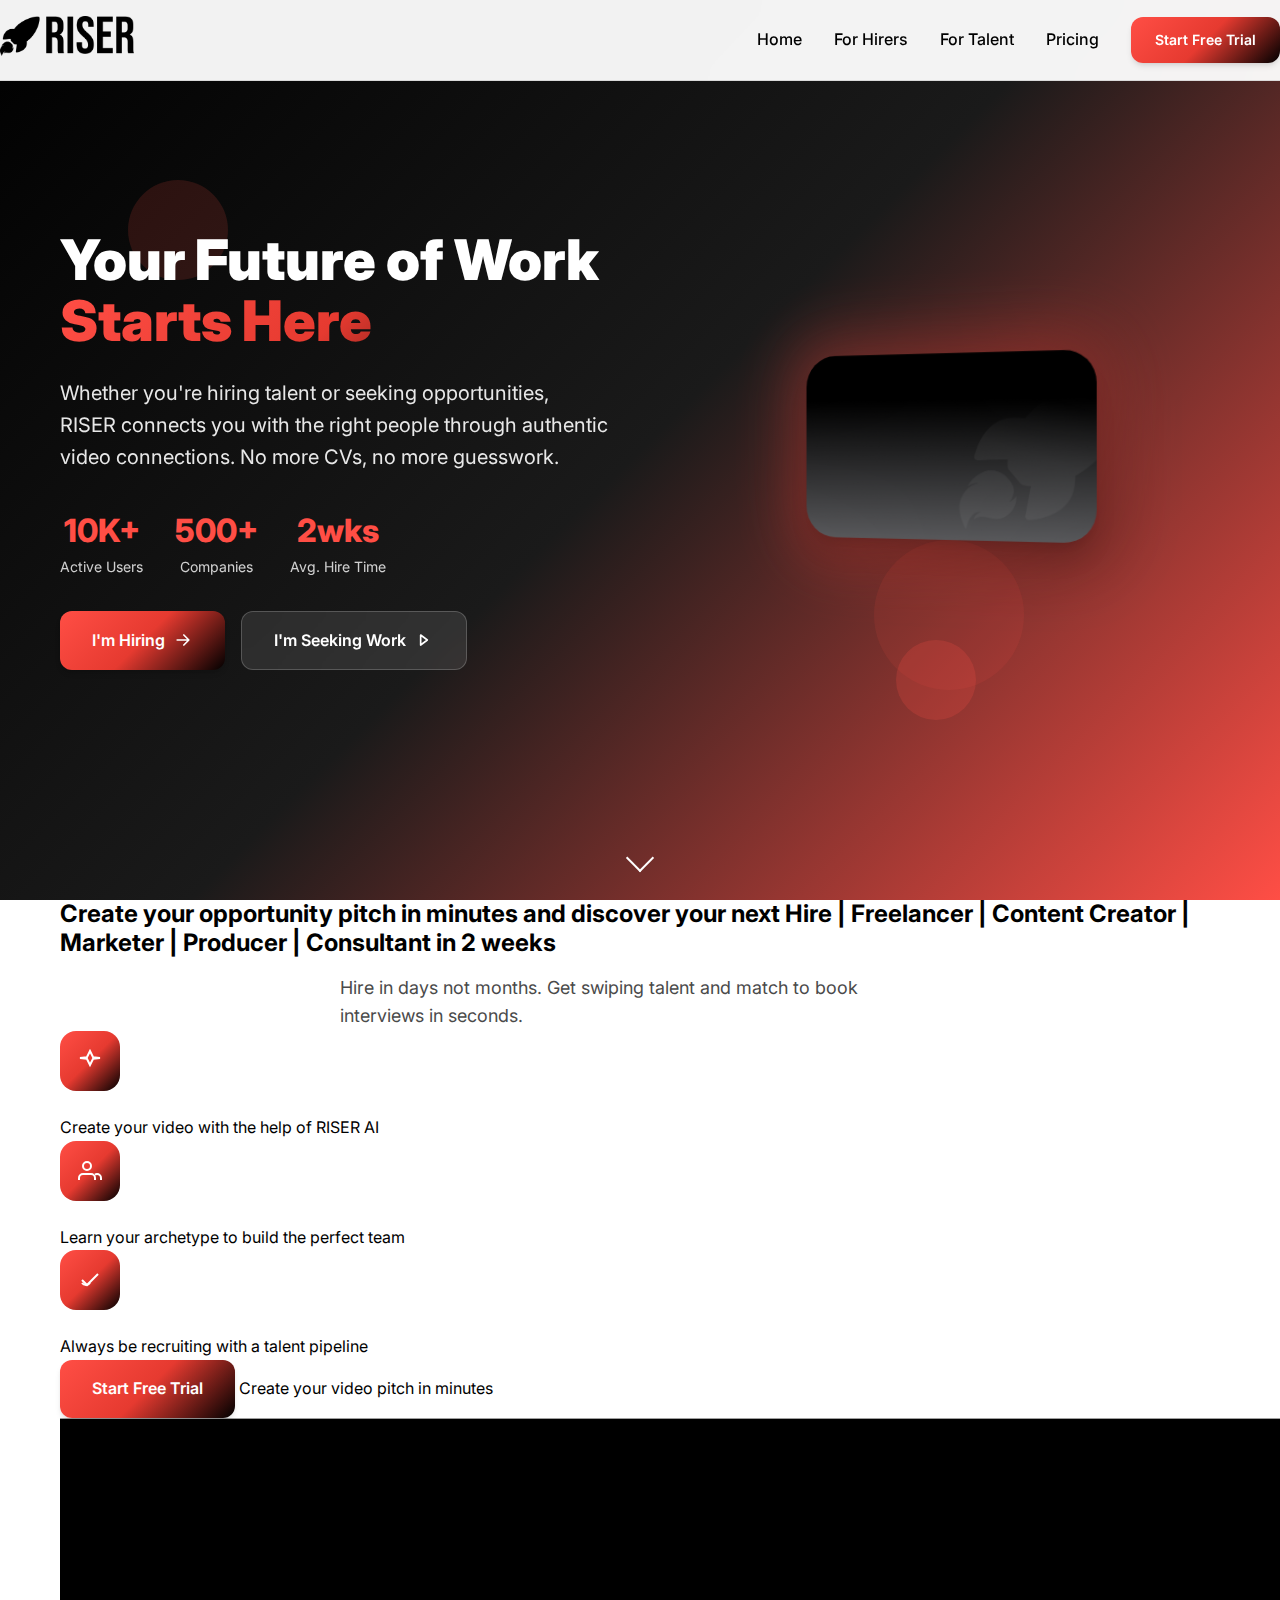
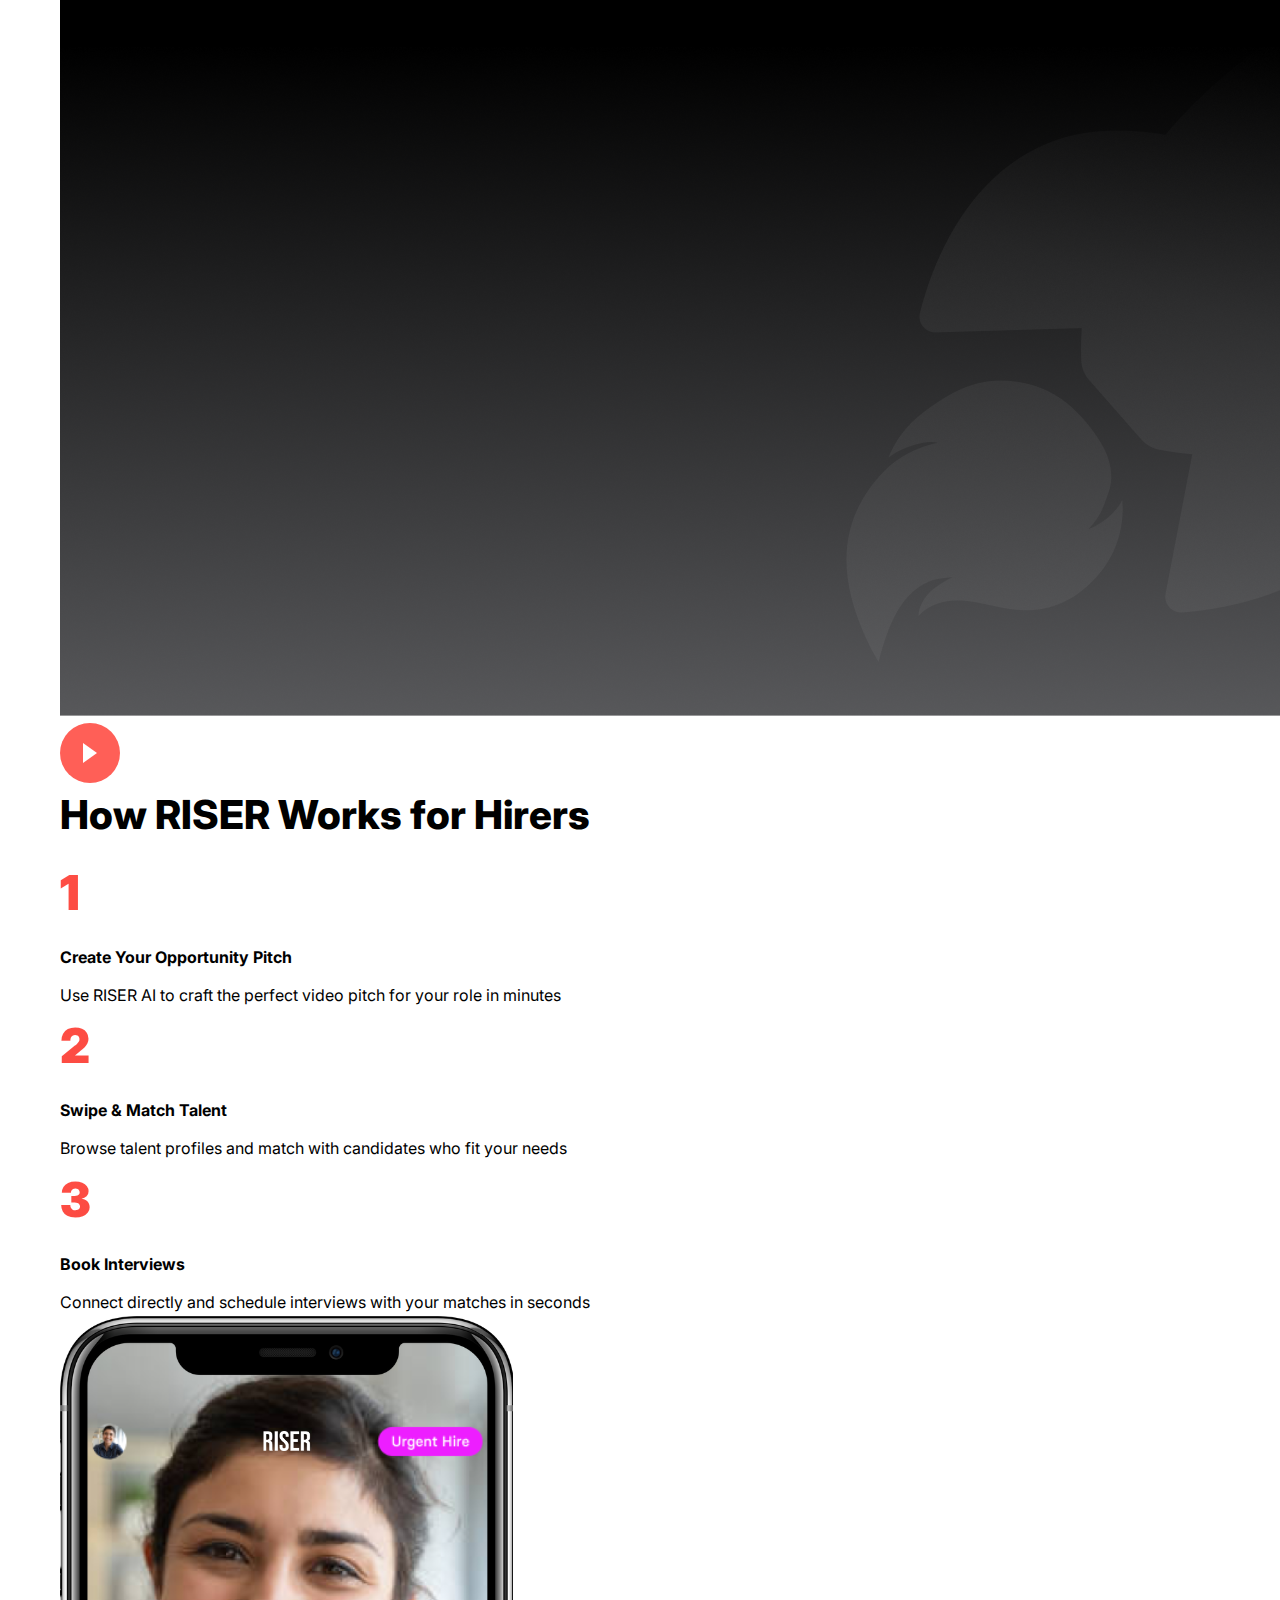
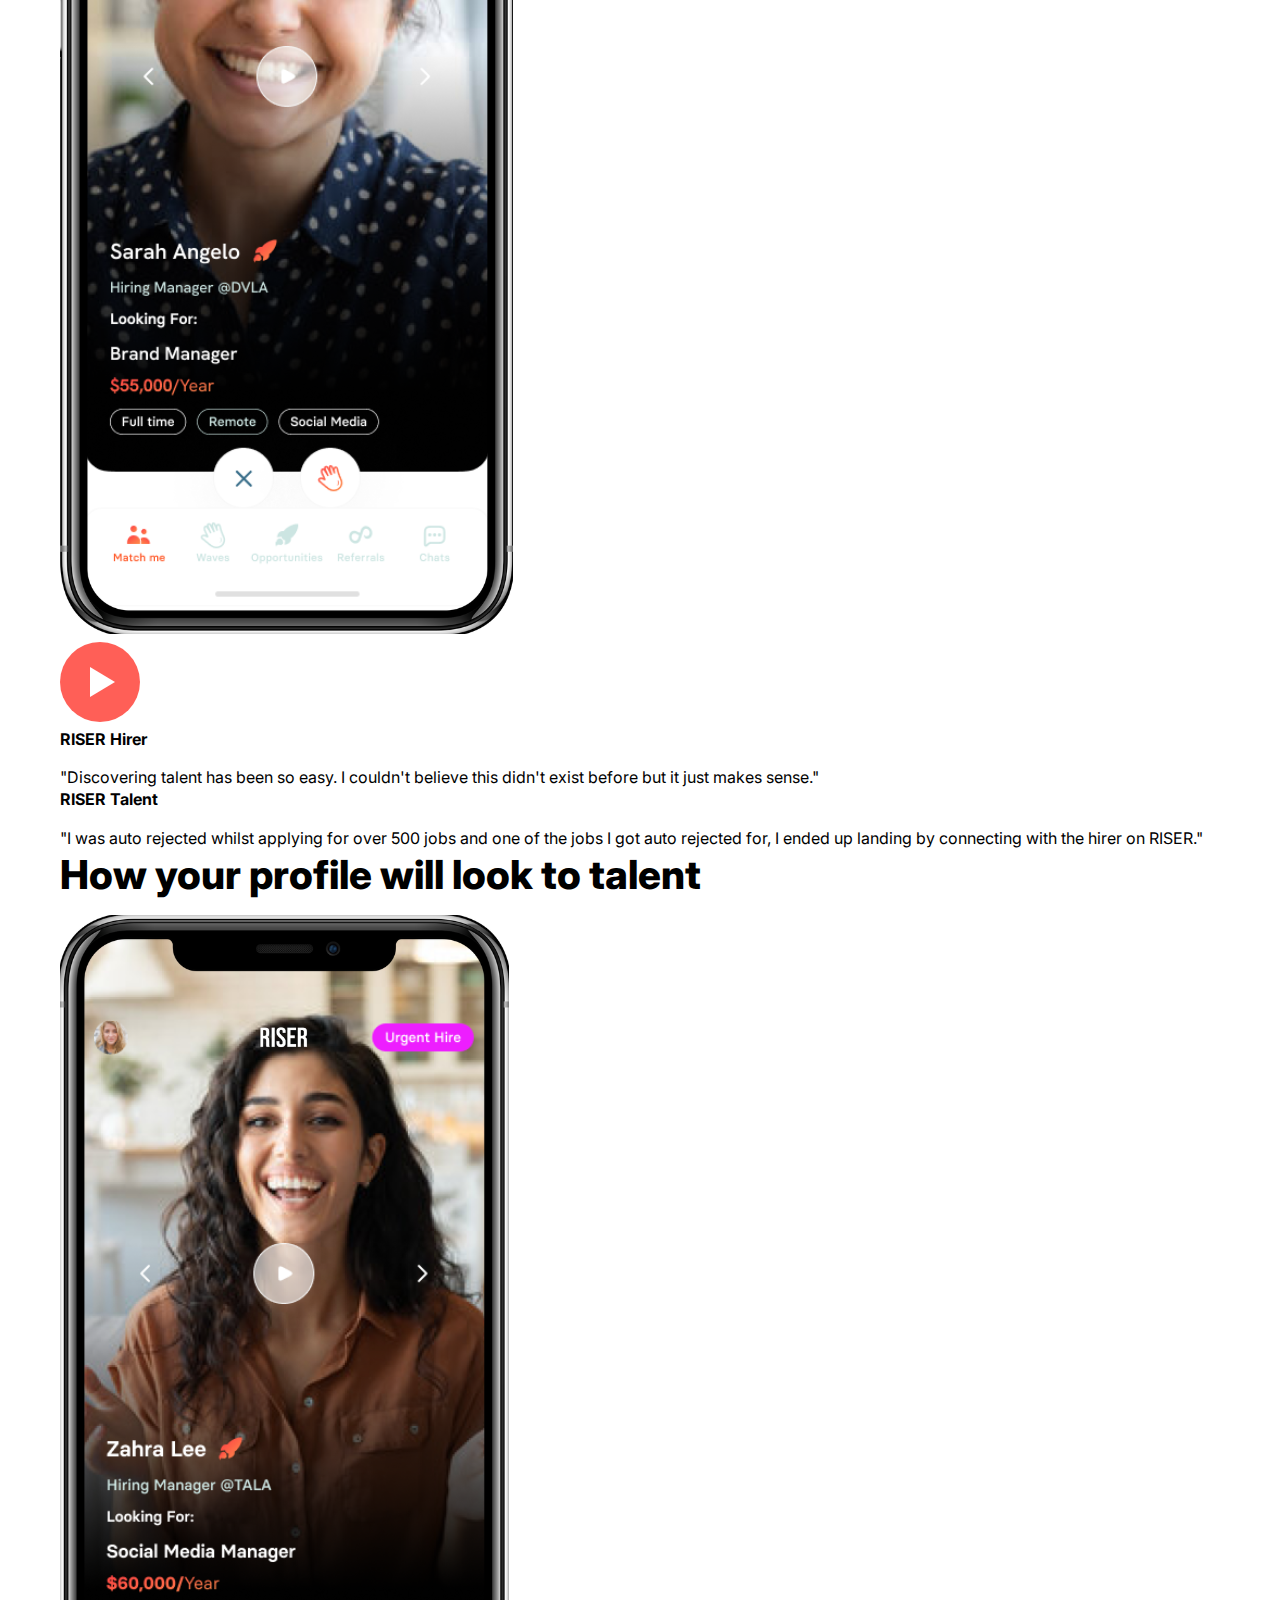
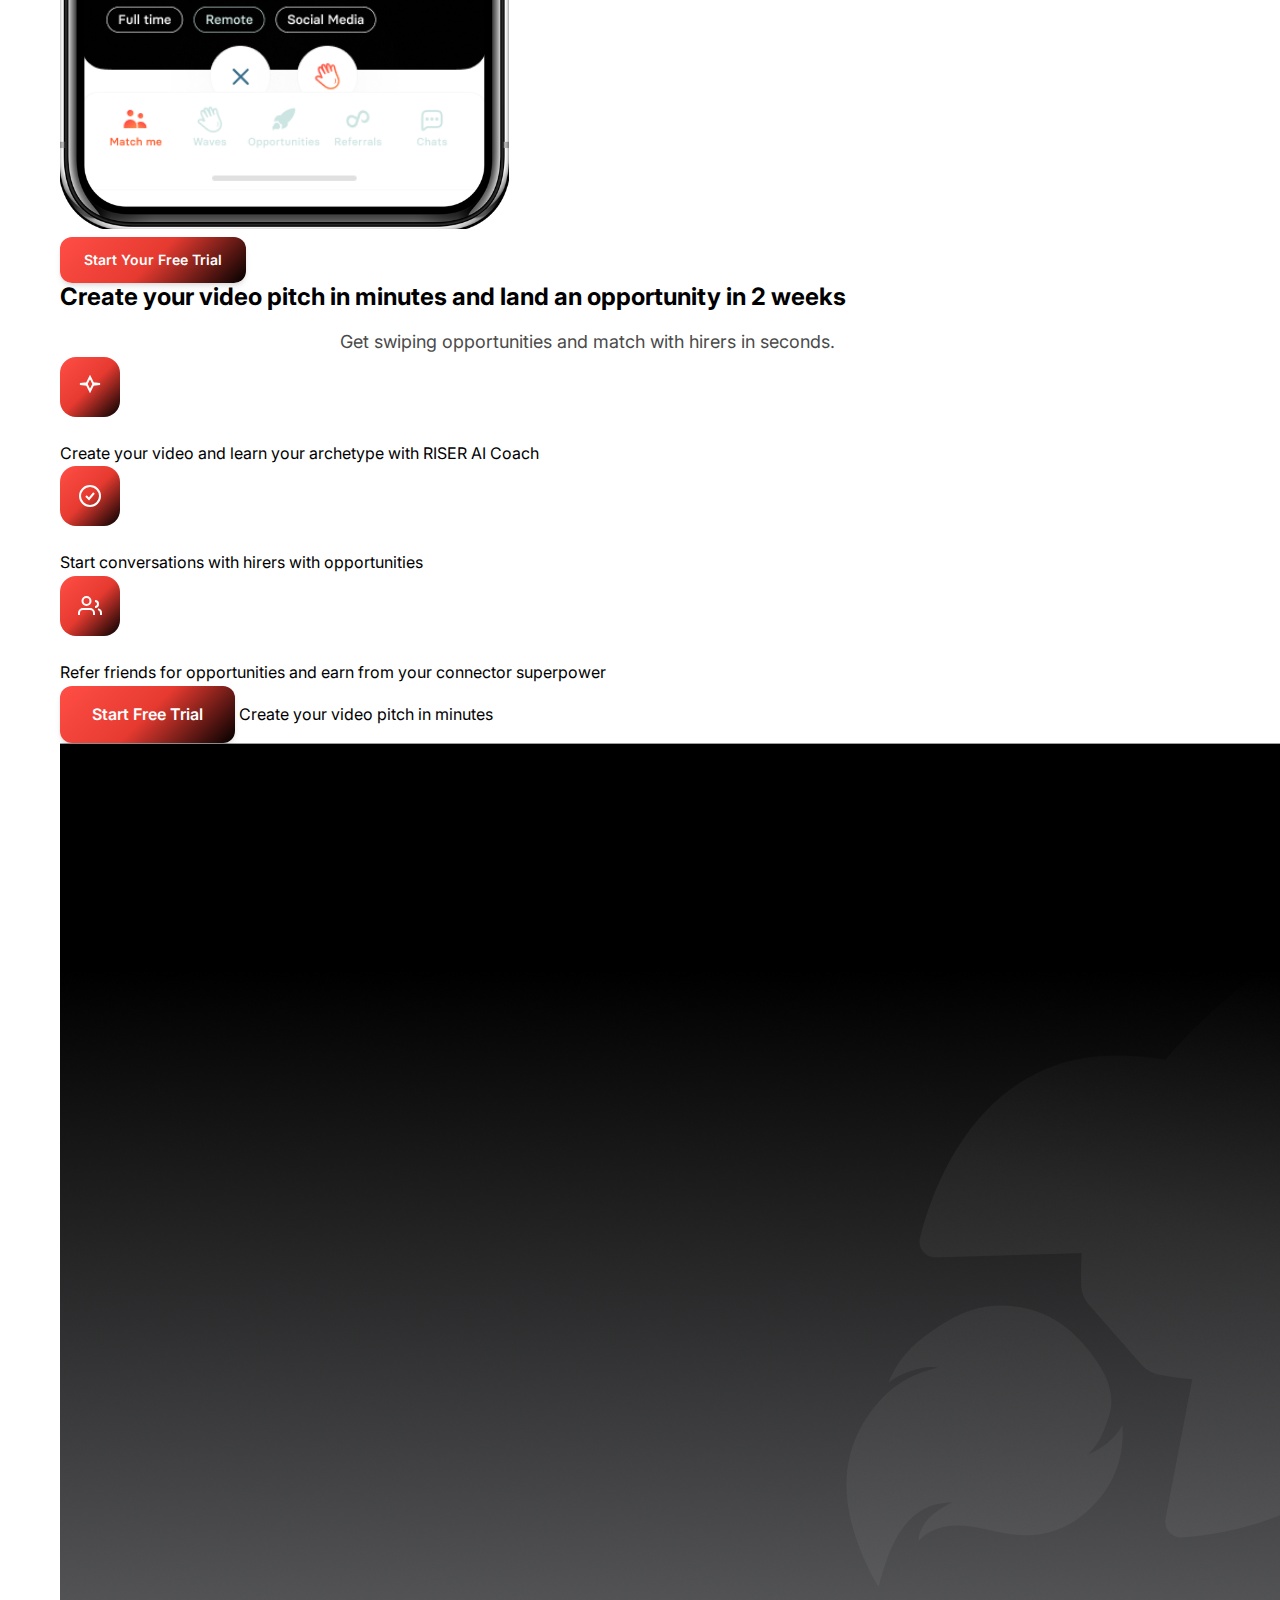
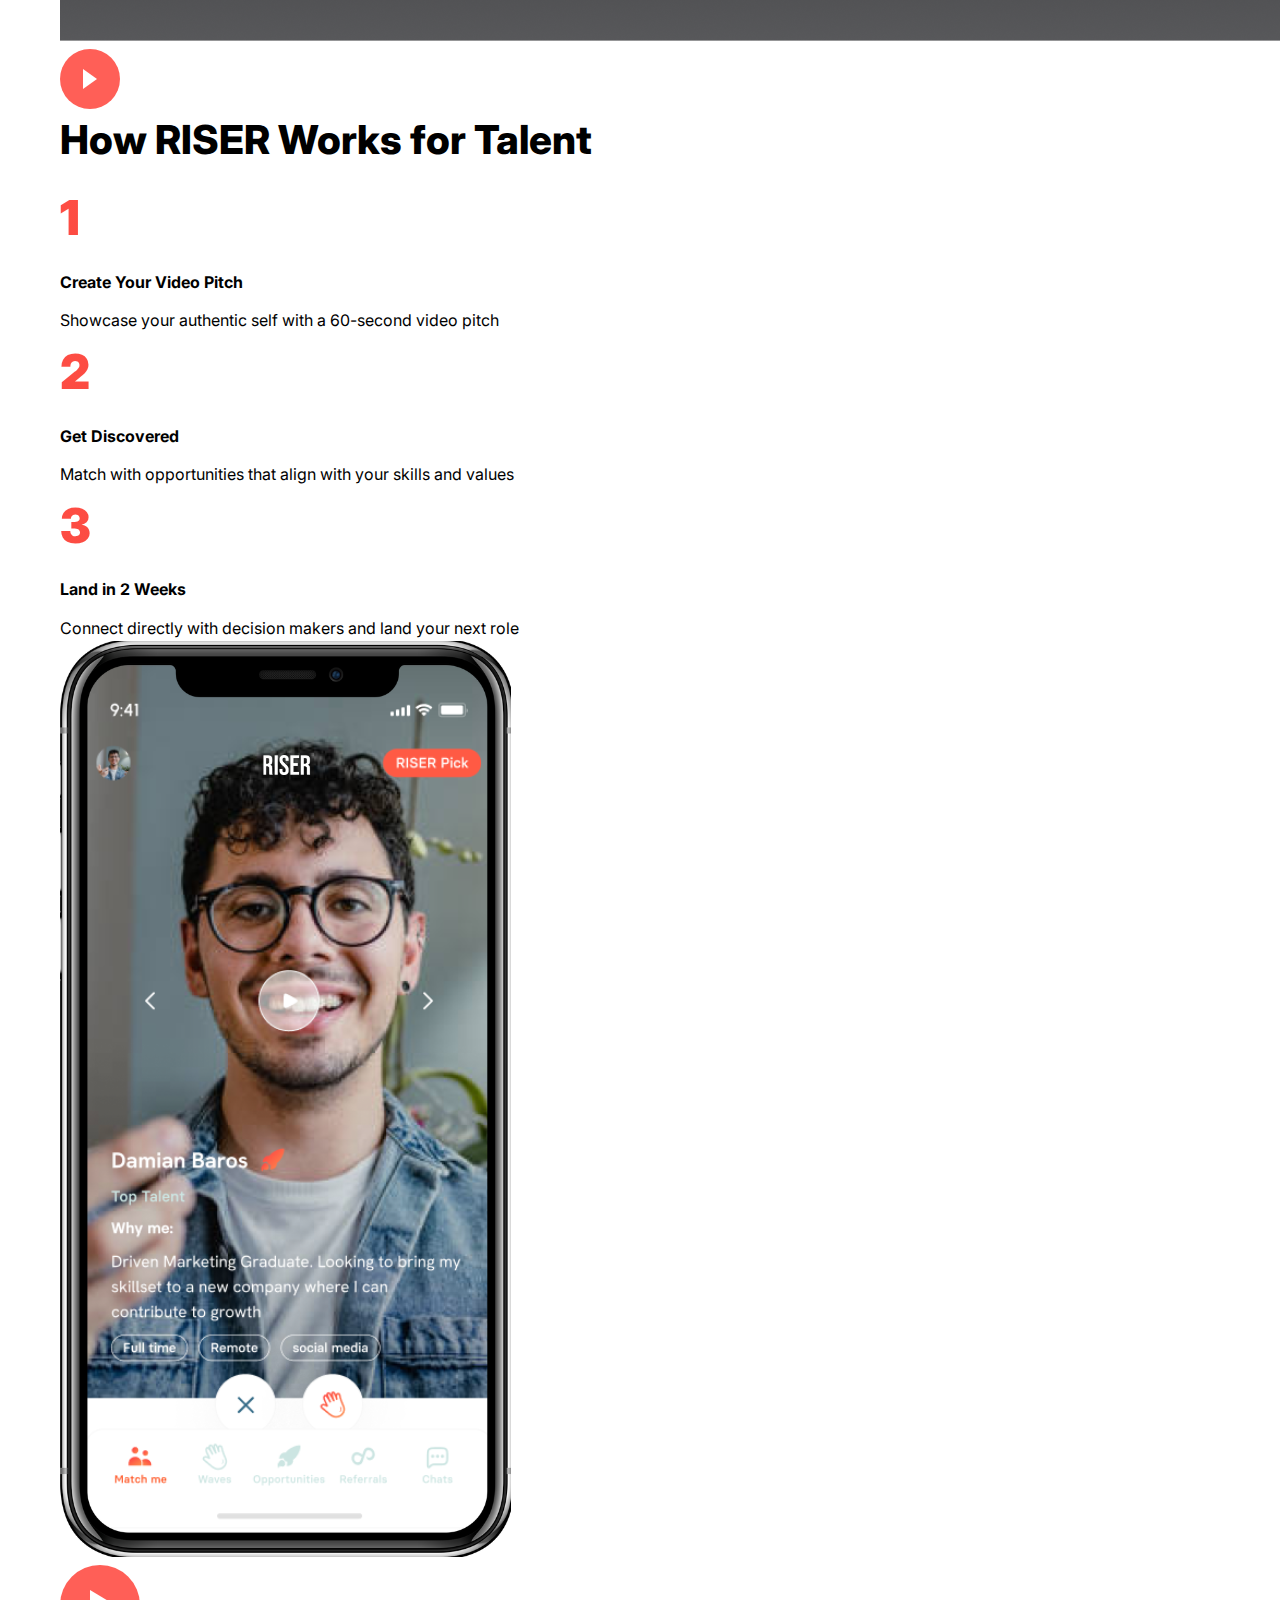
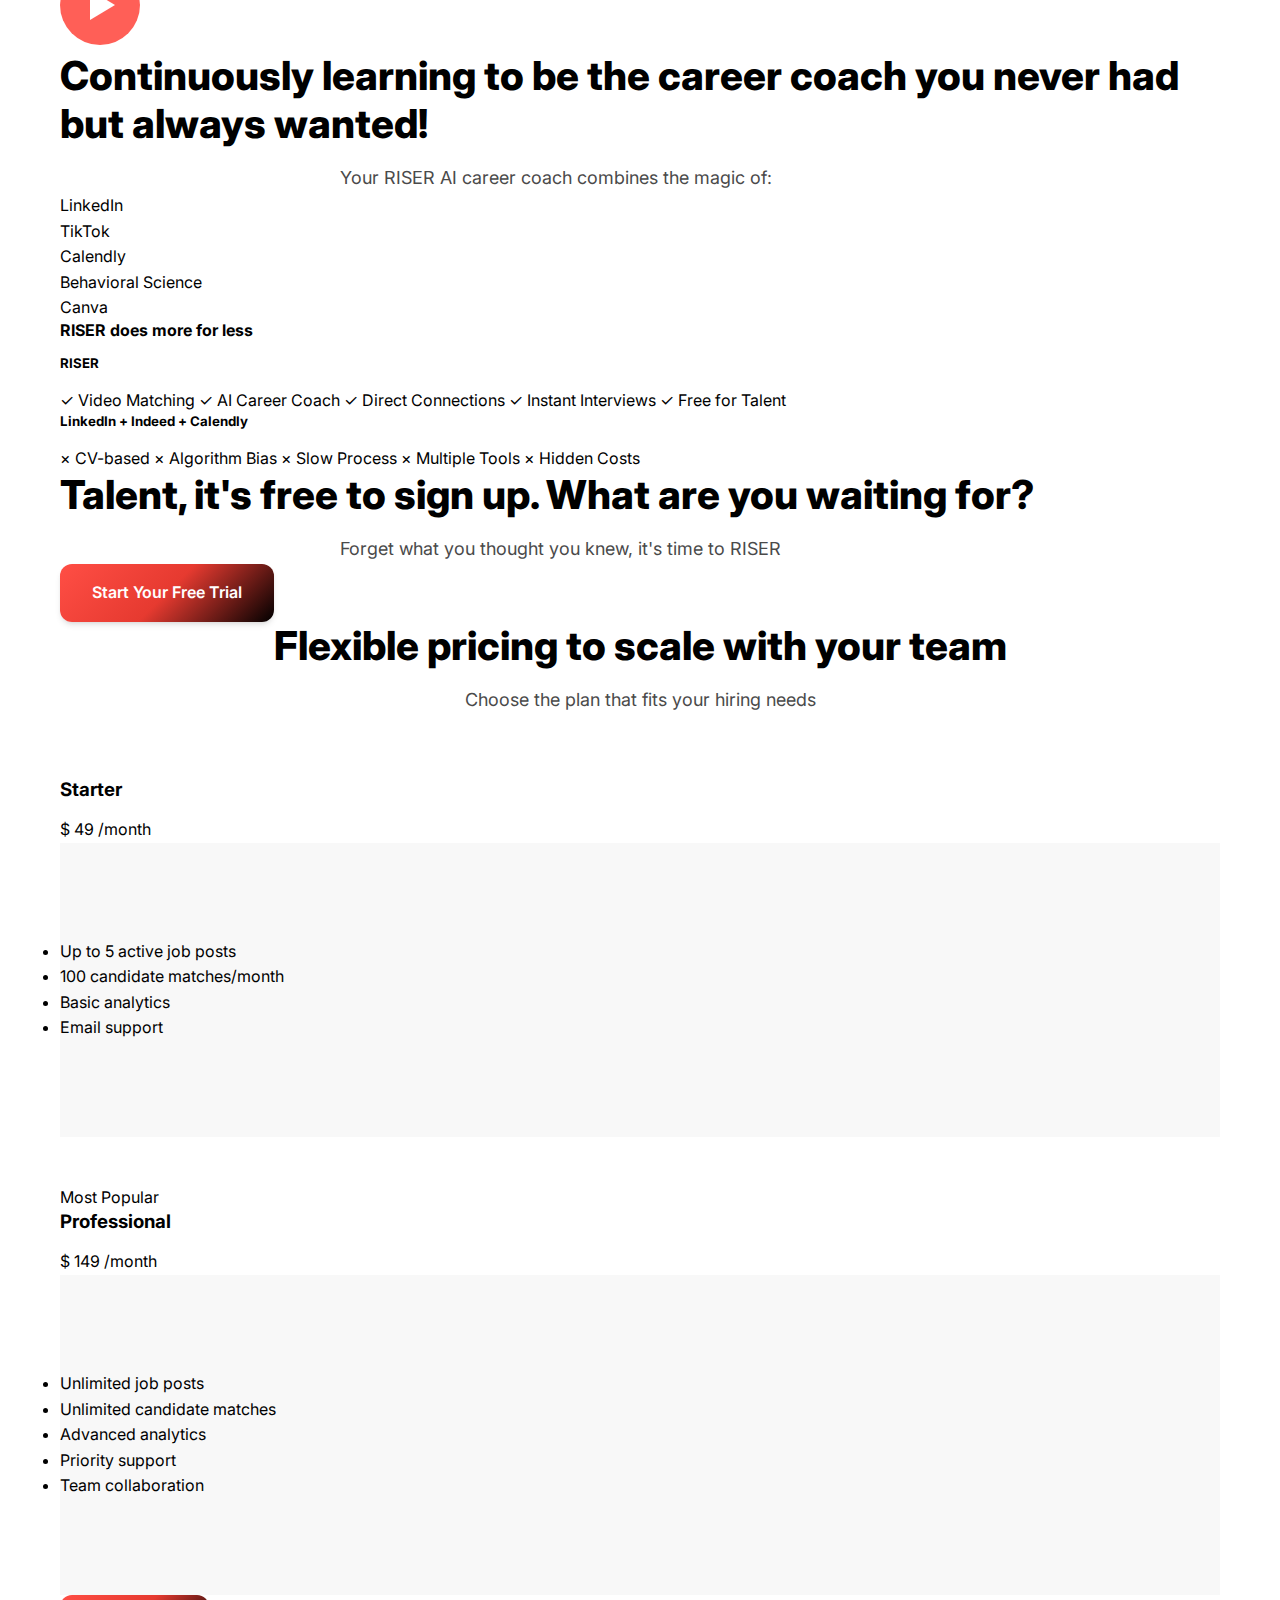
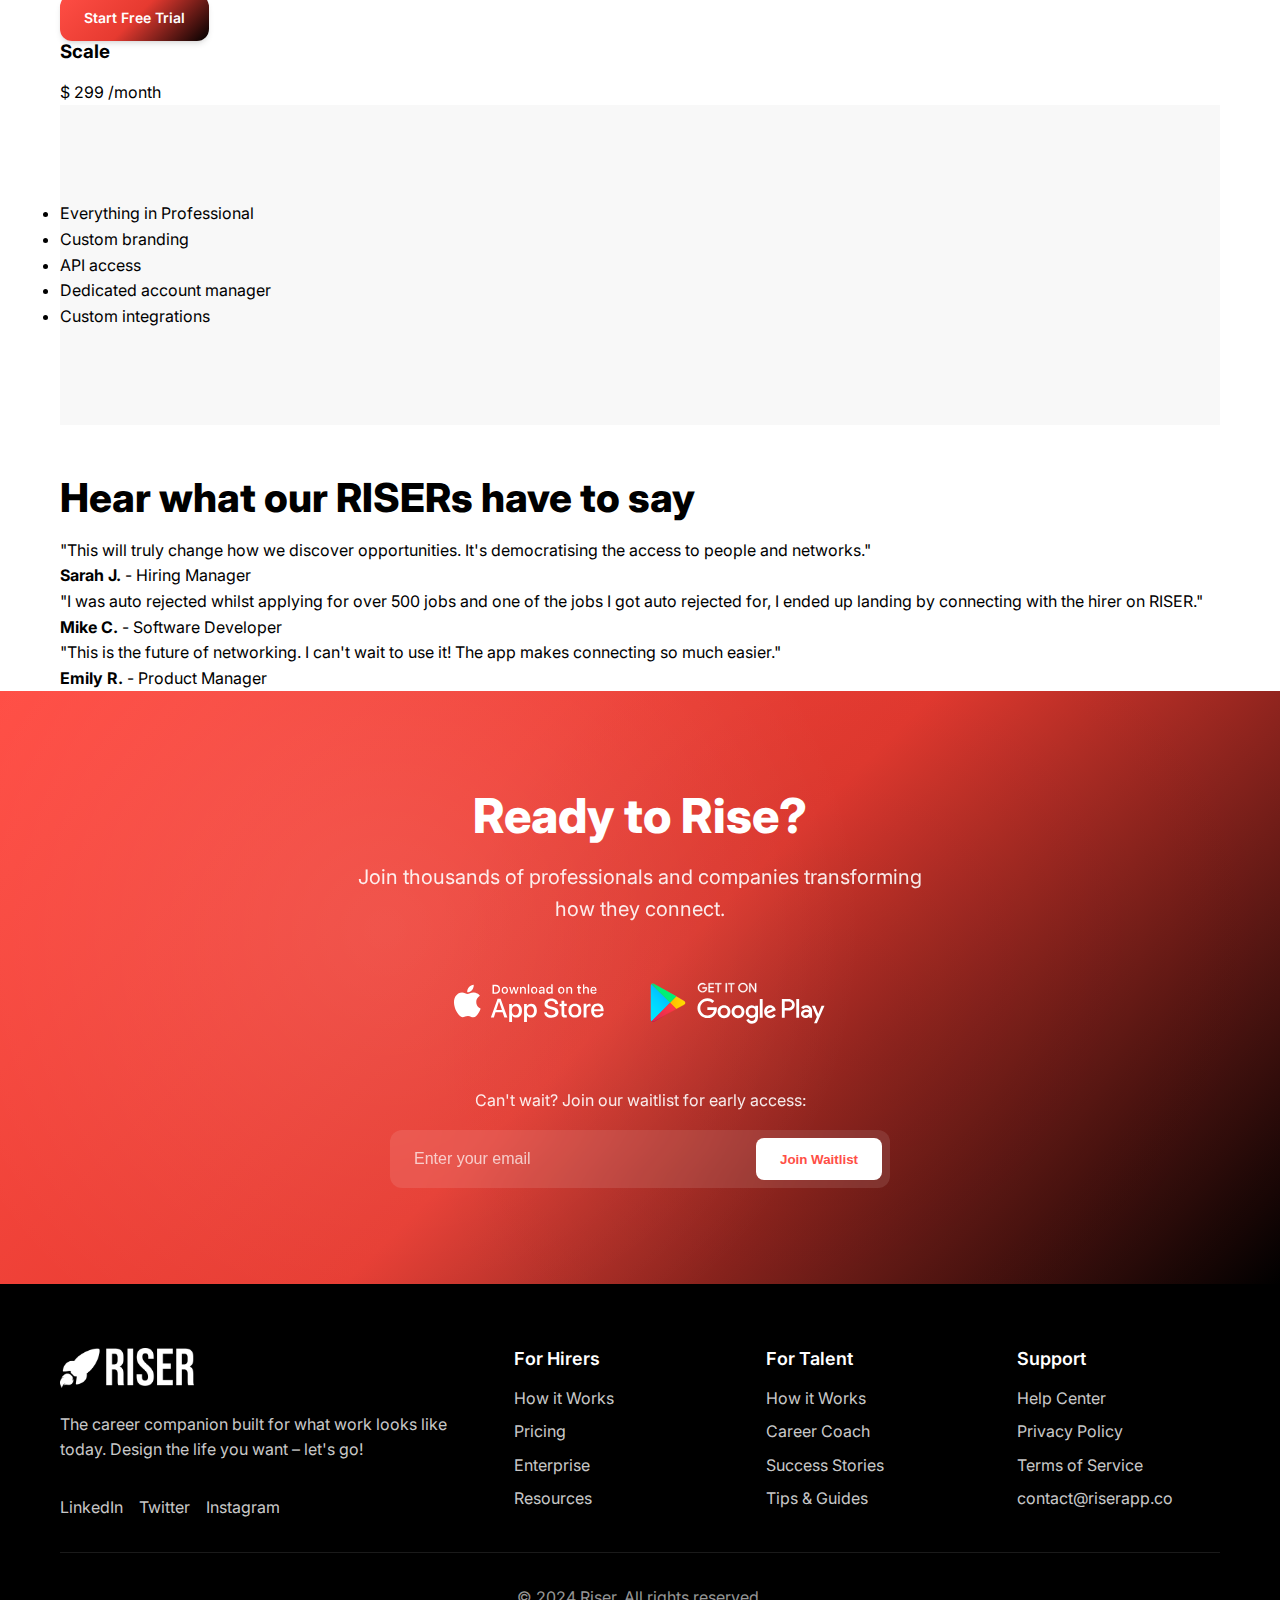
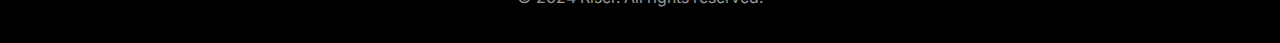
<file: _index.html>
<!DOCTYPE html>
<html lang="en">
<head>
    <meta charset="UTF-8">
    <meta name="viewport" content="width=device-width, initial-scale=1.0">
    <title>Riser - Your Future of Work App</title>
    <meta name="description" content="Connect with opportunities that match your authentic voice. Riser is the career companion built for modern work.">
    <link rel="preconnect" href="https://fonts.googleapis.com">
    <link rel="preconnect" href="https://fonts.gstatic.com" crossorigin>
    <link href="https://fonts.googleapis.com/css2?family=Inter:wght@300;400;500;600;700;800;900&display=swap" rel="stylesheet">
    <link rel="stylesheet" href="styles.css">
</head>
<body>
    <!-- Navigation -->
    <nav class="navbar" id="navbar">
        <div class="nav-container">
            <div class="nav-logo">
                <img src="assets-inspiration/RISERROCKET_WHITE-768x230.png" alt="Riser" class="logo">
            </div>
            <div class="nav-menu" id="nav-menu">
                <a href="#home" class="nav-link">Home</a>
                <a href="#for-hirers" class="nav-link">For Hirers</a>
                <a href="#for-talent" class="nav-link">For Talent</a>
                <a href="#pricing" class="nav-link">Pricing</a>
                <div class="nav-cta">
                    <a href="#download" class="btn btn-primary">Start Free Trial</a>
                </div>
            </div>
            <div class="hamburger" id="hamburger">
                <span class="bar"></span>
                <span class="bar"></span>
                <span class="bar"></span>
            </div>
        </div>
    </nav>

    <!-- Hero Section -->
    <section id="home" class="hero">
        <div class="hero-background">
            <div class="floating-shape shape-1"></div>
            <div class="floating-shape shape-2"></div>
            <div class="floating-shape shape-3"></div>
        </div>
        <div class="container">
            <div class="hero-content">
                <div class="hero-text">
                    <h1 class="hero-title">
                        <span class="title-line">Your Future of Work</span>
                        <span class="title-line gradient-text">Starts Here</span>
                    </h1>
                    <p class="hero-subtitle">
                        Whether you're hiring talent or seeking opportunities, RISER connects you with the right people through authentic video connections. No more CVs, no more guesswork.
                    </p>
                    <div class="hero-stats">
                        <div class="stat">
                            <div class="stat-number">10K+</div>
                            <div class="stat-label">Active Users</div>
                        </div>
                        <div class="stat">
                            <div class="stat-number">500+</div>
                            <div class="stat-label">Companies</div>
                        </div>
                        <div class="stat">
                            <div class="stat-number">2wks</div>
                            <div class="stat-label">Avg. Hire Time</div>
                        </div>
                    </div>
                    <div class="hero-buttons">
                        <a href="#for-hirers" class="btn btn-primary btn-large">
                            I'm Hiring
                            <svg width="20" height="20" viewBox="0 0 20 20" fill="none">
                                <path d="M4.16669 10H15.8334M15.8334 10L10.8334 5M15.8334 10L10.8334 15" stroke="currentColor" stroke-width="1.67" stroke-linecap="round" stroke-linejoin="round"/>
                            </svg>
                        </a>
                        <a href="#for-talent" class="btn btn-secondary btn-large">
                            I'm Seeking Work
                            <svg width="20" height="20" viewBox="0 0 20 20" fill="none">
                                <path d="M6.66669 5L13.3334 10L6.66669 15V5Z" stroke="currentColor" stroke-width="1.67" stroke-linecap="round" stroke-linejoin="round"/>
                            </svg>
                        </a>
                    </div>
                </div>
                <div class="hero-visual">
                    <div class="phone-mockup">
                        <img src="assets-inspiration/Frame-182.png" alt="Riser App Interface" class="app-screenshot">
                        <div class="phone-glow"></div>
                    </div>
                </div>
            </div>
        </div>
        <div class="scroll-indicator">
            <div class="scroll-arrow"></div>
        </div>
    </section>

    <!-- For Hirers Section - Light Theme -->
    <section id="for-hirers" class="for-hirers light-theme">
        <div class="container">
            <!-- Hirer Hero -->
            <div class="section-hero">
                <div class="section-content">
                    <div class="section-text">
                        <h2 class="section-main-title">
                            Create your opportunity pitch in minutes and discover your next 
                            <span class="highlight-text">Hire | Freelancer | Content Creator | Marketer | Producer | Consultant</span> 
                            in 2 weeks
                        </h2>
                        <p class="section-subtitle">
                            Hire in days not months. Get swiping talent and match to book interviews in seconds.
                        </p>
                        <div class="section-features">
                            <div class="feature-point">
                                <div class="feature-icon">
                                    <svg width="24" height="24" viewBox="0 0 24 24" fill="none">
                                        <path d="M12 2L15.09 8.26L22 9L15.09 9.74L12 16L8.91 9.74L2 9L8.91 8.26L12 2Z" stroke="currentColor" stroke-width="2"/>
                                    </svg>
                                </div>
                                <span>Create your video with the help of RISER AI</span>
                            </div>
                            <div class="feature-point">
                                <div class="feature-icon">
                                    <svg width="24" height="24" viewBox="0 0 24 24" fill="none">
                                        <path d="M17 21V19C17 16.7909 15.2091 15 13 15H5C2.79086 15 1 16.7909 1 19V21" stroke="currentColor" stroke-width="2"/>
                                        <circle cx="9" cy="7" r="4" stroke="currentColor" stroke-width="2"/>
                                        <path d="M23 21V19C23 16.7909 21.2091 15 19 15C18.2196 15 17.5 15.2071 16.8916 15.5732" stroke="currentColor" stroke-width="2"/>
                                    </svg>
                                </div>
                                <span>Learn your archetype to build the perfect team</span>
                            </div>
                            <div class="feature-point">
                                <div class="feature-icon">
                                    <svg width="24" height="24" viewBox="0 0 24 24" fill="none">
                                        <path d="M4 15S5.5 17 8 17S12 15 12 15" stroke="currentColor" stroke-width="2"/>
                                        <path d="M20 6L9 17L4 12" stroke="currentColor" stroke-width="2"/>
                                    </svg>
                                </div>
                                <span>Always be recruiting with a talent pipeline</span>
                            </div>
                        </div>
                        <div class="section-cta">
                            <a href="#" class="btn btn-primary btn-large">Start Free Trial</a>
                            <span class="cta-note">Create your video pitch in minutes</span>
                        </div>
                    </div>
                    <div class="section-visual">
                        <div class="video-placeholder">
                            <img src="assets-inspiration/Frame-182.png" alt="RISER for Hirers Demo">
                            <div class="play-button">
                                <svg width="60" height="60" viewBox="0 0 60 60" fill="none">
                                    <circle cx="30" cy="30" r="30" fill="rgba(255, 78, 69, 0.9)"/>
                                    <path d="M23 20L37 30L23 40V20Z" fill="white"/>
                                </svg>
                            </div>
                        </div>
                    </div>
                </div>
            </div>

            <!-- How It Works for Hirers -->
            <div class="how-it-works-section">
                <h3 class="section-title">How RISER Works for Hirers</h3>
                <div class="steps-grid">
                    <div class="step-card">
                        <div class="step-number">1</div>
                        <h4>Create Your Opportunity Pitch</h4>
                        <p>Use RISER AI to craft the perfect video pitch for your role in minutes</p>
                    </div>
                    <div class="step-card">
                        <div class="step-number">2</div>
                        <h4>Swipe & Match Talent</h4>
                        <p>Browse talent profiles and match with candidates who fit your needs</p>
                    </div>
                    <div class="step-card">
                        <div class="step-number">3</div>
                        <h4>Book Interviews</h4>
                        <p>Connect directly and schedule interviews with your matches in seconds</p>
                    </div>
                </div>
                <div class="video-demo">
                    <div class="video-placeholder large">
                        <img src="assets-inspiration/2-e1740571422777.png" alt="How RISER Works">
                        <div class="play-button">
                            <svg width="80" height="80" viewBox="0 0 80 80" fill="none">
                                <circle cx="40" cy="40" r="40" fill="rgba(255, 78, 69, 0.9)"/>
                                <path d="M30 25L55 40L30 55V25Z" fill="white"/>
                            </svg>
                        </div>
                    </div>
                </div>
            </div>

            <!-- Testimonials for Hirers -->
            <div class="testimonials-section">
                <div class="testimonial-hirer">
                    <div class="testimonial-content">
                        <h4>RISER Hirer</h4>
                        <p>"Discovering talent has been so easy. I couldn't believe this didn't exist before but it just makes sense."</p>
                    </div>
                </div>
                <div class="testimonial-talent">
                    <div class="testimonial-content">
                        <h4>RISER Talent</h4>
                        <p>"I was auto rejected whilst applying for over 500 jobs and one of the jobs I got auto rejected for, I ended up landing by connecting with the hirer on RISER."</p>
                    </div>
                </div>
            </div>

            <!-- Profile Preview -->
            <div class="profile-preview">
                <h3 class="section-title">How your profile will look to talent</h3>
                <div class="profile-simulation">
                    <img src="assets-inspiration/3-e1740571371474.png" alt="Hirer Profile Preview">
                </div>
                <a href="#" class="btn btn-primary">Start Your Free Trial</a>
            </div>
        </div>
    </section>

    <!-- For Talent Section - Dark Theme -->
    <section id="for-talent" class="for-talent dark-theme">
        <div class="container">
            <!-- Talent Hero -->
            <div class="section-hero">
                <div class="section-content">
                    <div class="section-text">
                        <h2 class="section-main-title">
                            Create your video pitch in minutes and 
                            <span class="highlight-text">land an opportunity in 2 weeks</span>
                        </h2>
                        <p class="section-subtitle">
                            Get swiping opportunities and match with hirers in seconds.
                        </p>
                        <div class="section-features">
                            <div class="feature-point">
                                <div class="feature-icon">
                                    <svg width="24" height="24" viewBox="0 0 24 24" fill="none">
                                        <path d="M12 2L15.09 8.26L22 9L15.09 9.74L12 16L8.91 9.74L2 9L8.91 8.26L12 2Z" stroke="currentColor" stroke-width="2"/>
                                    </svg>
                                </div>
                                <span>Create your video and learn your archetype with RISER AI Coach</span>
                            </div>
                            <div class="feature-point">
                                <div class="feature-icon">
                                    <svg width="24" height="24" viewBox="0 0 24 24" fill="none">
                                        <path d="M8 12L11 15L16 9" stroke="currentColor" stroke-width="2"/>
                                        <circle cx="12" cy="12" r="10" stroke="currentColor" stroke-width="2"/>
                                    </svg>
                                </div>
                                <span>Start conversations with hirers with opportunities</span>
                            </div>
                            <div class="feature-point">
                                <div class="feature-icon">
                                    <svg width="24" height="24" viewBox="0 0 24 24" fill="none">
                                        <path d="M16 21V19C16 16.7909 14.2091 15 12 15H5C2.79086 15 1 16.7909 1 19V21" stroke="currentColor" stroke-width="2"/>
                                        <circle cx="8.5" cy="7" r="4" stroke="currentColor" stroke-width="2"/>
                                        <path d="M23 21V19C23 17.1362 21.7252 15.5701 20 15.126" stroke="currentColor" stroke-width="2"/>
                                        <path d="M17 7C18.6569 7 20 8.34315 20 10C20 11.6569 18.6569 13 17 13" stroke="currentColor" stroke-width="2"/>
                                    </svg>
                                </div>
                                <span>Refer friends for opportunities and earn from your connector superpower</span>
                            </div>
                        </div>
                        <div class="section-cta">
                            <a href="#" class="btn btn-primary btn-large">Start Free Trial</a>
                            <span class="cta-note">Create your video pitch in minutes</span>
                        </div>
                    </div>
                    <div class="section-visual">
                        <div class="video-placeholder">
                            <img src="assets-inspiration/Frame-182.png" alt="RISER for Talent Demo">
                            <div class="play-button">
                                <svg width="60" height="60" viewBox="0 0 60 60" fill="none">
                                    <circle cx="30" cy="30" r="30" fill="rgba(255, 78, 69, 0.9)"/>
                                    <path d="M23 20L37 30L23 40V20Z" fill="white"/>
                                </svg>
                            </div>
                        </div>
                    </div>
                </div>
            </div>

            <!-- How It Works for Talent -->
            <div class="how-it-works-section">
                <h3 class="section-title">How RISER Works for Talent</h3>
                <div class="steps-grid">
                    <div class="step-card">
                        <div class="step-number">1</div>
                        <h4>Create Your Video Pitch</h4>
                        <p>Showcase your authentic self with a 60-second video pitch</p>
                    </div>
                    <div class="step-card">
                        <div class="step-number">2</div>
                        <h4>Get Discovered</h4>
                        <p>Match with opportunities that align with your skills and values</p>
                    </div>
                    <div class="step-card">
                        <div class="step-number">3</div>
                        <h4>Land in 2 Weeks</h4>
                        <p>Connect directly with decision makers and land your next role</p>
                    </div>
                </div>
                <div class="video-demo">
                    <div class="video-placeholder large">
                        <img src="assets-inspiration/1-e1740571502825.png" alt="How RISER Works for Talent">
                        <div class="play-button">
                            <svg width="80" height="80" viewBox="0 0 80 80" fill="none">
                                <circle cx="40" cy="40" r="40" fill="rgba(255, 78, 69, 0.9)"/>
                                <path d="M30 25L55 40L30 55V25Z" fill="white"/>
                            </svg>
                        </div>
                    </div>
                </div>
            </div>

            <!-- AI Coach Section -->
            <div class="ai-coach-section">
                <h3 class="section-title">Continuously learning to be the career coach you never had but always wanted!</h3>
                <p class="section-subtitle">Your RISER AI career coach combines the magic of:</p>
                <div class="ai-features">
                    <div class="ai-feature">LinkedIn</div>
                    <div class="ai-feature">TikTok</div>
                    <div class="ai-feature">Calendly</div>
                    <div class="ai-feature">Behavioral Science</div>
                    <div class="ai-feature">Canva</div>
                </div>
                <div class="comparison-chart">
                    <h4>RISER does more for less</h4>
                    <div class="comparison-grid">
                        <div class="comparison-item riser">
                            <h5>RISER</h5>
                            <div class="features-list">
                                <span>✓ Video Matching</span>
                                <span>✓ AI Career Coach</span>
                                <span>✓ Direct Connections</span>
                                <span>✓ Instant Interviews</span>
                                <span>✓ Free for Talent</span>
                            </div>
                        </div>
                        <div class="comparison-item others">
                            <h5>LinkedIn + Indeed + Calendly</h5>
                            <div class="features-list">
                                <span>× CV-based</span>
                                <span>× Algorithm Bias</span>
                                <span>× Slow Process</span>
                                <span>× Multiple Tools</span>
                                <span>× Hidden Costs</span>
                            </div>
                        </div>
                    </div>
                </div>
            </div>

            <!-- Free for Talent -->
            <div class="free-section">
                <h3 class="section-title">Talent, it's free to sign up. What are you waiting for?</h3>
                <p class="section-subtitle">Forget what you thought you knew, it's time to RISER</p>
                <a href="#" class="btn btn-primary btn-large">Start Your Free Trial</a>
            </div>
        </div>
    </section>

    <!-- Pricing Section -->
    <section id="pricing" class="pricing-section">
        <div class="container">
            <div class="section-header">
                <h2 class="section-title">Flexible pricing to scale with your team</h2>
                <p class="section-subtitle">Choose the plan that fits your hiring needs</p>
            </div>
            <div class="pricing-grid">
                <div class="pricing-card">
                    <h3>Starter</h3>
                    <div class="price">
                        <span class="currency">$</span>
                        <span class="amount">49</span>
                        <span class="period">/month</span>
                    </div>
                    <ul class="features">
                        <li>Up to 5 active job posts</li>
                        <li>100 candidate matches/month</li>
                        <li>Basic analytics</li>
                        <li>Email support</li>
                    </ul>
                    <a href="#" class="btn btn-secondary">Start Free Trial</a>
                </div>
                <div class="pricing-card featured">
                    <div class="popular-badge">Most Popular</div>
                    <h3>Professional</h3>
                    <div class="price">
                        <span class="currency">$</span>
                        <span class="amount">149</span>
                        <span class="period">/month</span>
                    </div>
                    <ul class="features">
                        <li>Unlimited job posts</li>
                        <li>Unlimited candidate matches</li>
                        <li>Advanced analytics</li>
                        <li>Priority support</li>
                        <li>Team collaboration</li>
                    </ul>
                    <a href="#" class="btn btn-primary">Start Free Trial</a>
                </div>
                <div class="pricing-card">
                    <h3>Scale</h3>
                    <div class="price">
                        <span class="currency">$</span>
                        <span class="amount">299</span>
                        <span class="period">/month</span>
                    </div>
                    <ul class="features">
                        <li>Everything in Professional</li>
                        <li>Custom branding</li>
                        <li>API access</li>
                        <li>Dedicated account manager</li>
                        <li>Custom integrations</li>
                    </ul>
                    <a href="#" class="btn btn-secondary">Contact Sales</a>
                </div>
            </div>
        </div>
    </section>

    <!-- Social Proof Section -->
    <section class="social-proof">
        <div class="container">
            <h2 class="section-title">Hear what our RISERs have to say</h2>
            <div class="social-posts">
                <div class="social-post">
                    <div class="post-content">
                        <p>"This will truly change how we discover opportunities. It's democratising the access to people and networks."</p>
                        <div class="post-author">
                            <strong>Sarah J.</strong> - Hiring Manager
                        </div>
                    </div>
                </div>
                <div class="social-post">
                    <div class="post-content">
                        <p>"I was auto rejected whilst applying for over 500 jobs and one of the jobs I got auto rejected for, I ended up landing by connecting with the hirer on RISER."</p>
                        <div class="post-author">
                            <strong>Mike C.</strong> - Software Developer
                        </div>
                    </div>
                </div>
                <div class="social-post">
                    <div class="post-content">
                        <p>"This is the future of networking. I can't wait to use it! The app makes connecting so much easier."</p>
                        <div class="post-author">
                            <strong>Emily R.</strong> - Product Manager
                        </div>
                    </div>
                </div>
            </div>
        </div>
    </section>

    <!-- CTA Section -->
    <section id="download" class="cta-section">
        <div class="container">
            <div class="cta-content">
                <h2 class="cta-title">Ready to Rise?</h2>
                <p class="cta-subtitle">
                    Join thousands of professionals and companies transforming how they connect.
                </p>
                <div class="download-buttons">
                    <a href="#" class="download-btn">
                        <img src="assets-inspiration/appstore.svg" alt="Download on App Store">
                    </a>
                    <a href="#" class="download-btn">
                        <img src="assets-inspiration/playstore.svg" alt="Get it on Google Play">
                    </a>
                </div>
                <div class="waitlist-signup">
                    <p>Can't wait? Join our waitlist for early access:</p>
                    <form class="email-form">
                        <input type="email" placeholder="Enter your email" class="email-input">
                        <button type="submit" class="submit-btn">Join Waitlist</button>
                    </form>
                </div>
            </div>
        </div>
    </section>

    <!-- Footer -->
    <footer class="footer">
        <div class="container">
            <div class="footer-content">
                <div class="footer-section">
                    <div class="footer-logo">
                        <img src="assets-inspiration/RISERROCKET_WHITE-768x230.png" alt="Riser">
                    </div>
                    <p class="footer-description">
                        The career companion built for what work looks like today. 
                        Design the life you want – let's go!
                    </p>
                    <div class="social-links">
                        <a href="#" class="social-link">LinkedIn</a>
                        <a href="#" class="social-link">Twitter</a>
                        <a href="#" class="social-link">Instagram</a>
                    </div>
                </div>
                
                <div class="footer-section">
                    <h4 class="footer-title">For Hirers</h4>
                    <ul class="footer-links">
                        <li><a href="#for-hirers">How it Works</a></li>
                        <li><a href="#pricing">Pricing</a></li>
                        <li><a href="#">Enterprise</a></li>
                        <li><a href="#">Resources</a></li>
                    </ul>
                </div>

                <div class="footer-section">
                    <h4 class="footer-title">For Talent</h4>
                    <ul class="footer-links">
                        <li><a href="#for-talent">How it Works</a></li>
                        <li><a href="#">Career Coach</a></li>
                        <li><a href="#">Success Stories</a></li>
                        <li><a href="#">Tips & Guides</a></li>
                    </ul>
                </div>

                <div class="footer-section">
                    <h4 class="footer-title">Support</h4>
                    <ul class="footer-links">
                        <li><a href="#">Help Center</a></li>
                        <li><a href="#">Privacy Policy</a></li>
                        <li><a href="#">Terms of Service</a></li>
                        <li><a href="mailto:contact@riserapp.co">contact@riserapp.co</a></li>
                    </ul>
                </div>
            </div>
            
            <div class="footer-bottom">
                <p>&copy; 2024 Riser. All rights reserved.</p>
            </div>
        </div>
    </footer>

    <script src="script.js"></script>
</body>
</html>
</file>
<file: styles.css>
/* Reset and Base Styles */
* {
    margin: 0;
    padding: 0;
    box-sizing: border-box;
}

:root {
    --primary-color: #ff4e45;
    --primary-dark: #e63a30;
    --secondary-color: #000000;
    --accent-color: #ff4e45;
    --success-color: #10b981;
    --text-primary: #000000;
    --text-secondary: #4a4a4a;
    --text-light: #8a8a8a;
    --bg-primary: #ffffff;
    --bg-secondary: #f8f8f8;
    --bg-dark: #000000;
    --border-color: #e5e5e5;
    --shadow-sm: 0 1px 2px 0 rgb(0 0 0 / 0.05);
    --shadow-md: 0 4px 6px -1px rgb(0 0 0 / 0.1), 0 2px 4px -2px rgb(0 0 0 / 0.1);
    --shadow-lg: 0 10px 15px -3px rgb(0 0 0 / 0.1), 0 4px 6px -4px rgb(0 0 0 / 0.1);
    --shadow-xl: 0 20px 25px -5px rgb(0 0 0 / 0.1), 0 8px 10px -6px rgb(0 0 0 / 0.1);
    --gradient-primary: linear-gradient(135deg, #ff4e45 0%, #e63a30 50%, #000000 100%);
    --gradient-secondary: linear-gradient(135deg, #ff4e45 0%, #000000 100%);
    --gradient-accent: linear-gradient(135deg, #ff4e45 0%, #ff6b5a 100%);
    --gradient-hero: linear-gradient(135deg, #000000 0%, #1a1a1a 50%, #ff4e45 100%);
}

html {
    scroll-behavior: smooth;
}

body {
    font-family: 'Inter', -apple-system, BlinkMacSystemFont, 'Segoe UI', Roboto, sans-serif;
    line-height: 1.6;
    color: var(--text-primary);
    background-color: var(--bg-primary);
    overflow-x: hidden;
}

.container {
    max-width: 1200px;
    margin: 0 auto;
    padding: 0 20px;
}

/* Typography */
h1, h2, h3, h4, h5, h6 {
    font-weight: 700;
    line-height: 1.2;
    margin-bottom: 1rem;
}

.gradient-text {
    background: var(--gradient-primary);
    -webkit-background-clip: text;
    -webkit-text-fill-color: transparent;
    background-clip: text;
}

/* Buttons */
.btn {
    display: inline-flex;
    align-items: center;
    gap: 0.5rem;
    padding: 0.75rem 1.5rem;
    font-weight: 600;
    font-size: 0.875rem;
    text-decoration: none;
    border-radius: 0.75rem;
    border: none;
    cursor: pointer;
    transition: all 0.3s ease;
    position: relative;
    overflow: hidden;
}

.btn::before {
    content: '';
    position: absolute;
    top: 0;
    left: -100%;
    width: 100%;
    height: 100%;
    background: linear-gradient(90deg, transparent, rgba(255,255,255,0.2), transparent);
    transition: left 0.5s;
}

.btn:hover::before {
    left: 100%;
}

.btn-primary {
    background: var(--gradient-primary);
    color: white;
    box-shadow: var(--shadow-md);
}

.btn-primary:hover {
    transform: translateY(-2px);
    box-shadow: var(--shadow-lg);
    background: var(--gradient-accent);
}

.btn-secondary {
    background: rgba(255, 255, 255, 0.1);
    color: white;
    border: 1px solid rgba(255, 255, 255, 0.2);
    backdrop-filter: blur(10px);
}

.btn-secondary:hover {
    background: rgba(255, 255, 255, 0.2);
    transform: translateY(-2px);
}

.btn-large {
    padding: 1rem 2rem;
    font-size: 1rem;
}

/* Navigation */
.navbar {
    position: fixed;
    top: 0;
    width: 100%;
    background: rgba(255, 255, 255, 0.95);
    backdrop-filter: blur(20px);
    border-bottom: 1px solid rgba(0, 0, 0, 0.1);
    z-index: 1000;
    transition: all 0.3s ease;
}

.navbar.scrolled {
    background: rgba(255, 255, 255, 0.98);
    box-shadow: var(--shadow-md);
}

.nav-container {
    display: flex;
    align-items: center;
    justify-content: space-between;
    padding: 1rem 0;
}

.nav-logo .logo {
    height: 40px;
    width: auto;
    filter: brightness(0) saturate(100%);
}

.nav-menu {
    display: flex;
    align-items: center;
    gap: 2rem;
}

.nav-link {
    color: var(--text-primary);
    text-decoration: none;
    font-weight: 500;
    transition: color 0.3s ease;
    position: relative;
}

.nav-link::after {
    content: '';
    position: absolute;
    bottom: -4px;
    left: 0;
    width: 0;
    height: 2px;
    background: var(--primary-color);
    transition: width 0.3s ease;
}

.nav-link:hover {
    color: var(--primary-color);
}

.nav-link:hover::after {
    width: 100%;
}

.hamburger {
    display: none;
    flex-direction: column;
    cursor: pointer;
}

.hamburger .bar {
    width: 25px;
    height: 3px;
    background: var(--text-primary);
    margin: 3px 0;
    transition: 0.3s;
}

/* Hero Section */
.hero {
    min-height: 100vh;
    display: flex;
    align-items: center;
    position: relative;
    background: var(--gradient-hero);
    overflow: hidden;
}

.hero-background {
    position: absolute;
    top: 0;
    left: 0;
    width: 100%;
    height: 100%;
    overflow: hidden;
}

.floating-shape {
    position: absolute;
    border-radius: 50%;
    background: rgba(255, 78, 69, 0.1);
    animation: float 6s ease-in-out infinite;
}

.shape-1 {
    width: 100px;
    height: 100px;
    top: 20%;
    left: 10%;
    animation-delay: 0s;
    background: rgba(255, 78, 69, 0.15);
}

.shape-2 {
    width: 150px;
    height: 150px;
    top: 60%;
    right: 20%;
    animation-delay: 2s;
    background: rgba(255, 78, 69, 0.1);
}

.shape-3 {
    width: 80px;
    height: 80px;
    bottom: 20%;
    left: 70%;
    animation-delay: 4s;
    background: rgba(255, 78, 69, 0.2);
}

@keyframes float {
    0%, 100% { transform: translateY(0px) rotate(0deg); }
    33% { transform: translateY(-20px) rotate(120deg); }
    66% { transform: translateY(10px) rotate(240deg); }
}

.hero-content {
    display: grid;
    grid-template-columns: 1fr 1fr;
    gap: 4rem;
    align-items: center;
    position: relative;
    z-index: 2;
}

.hero-text {
    color: white;
}

.hero-title {
    font-size: 3.5rem;
    font-weight: 900;
    margin-bottom: 1.5rem;
    line-height: 1.1;
}

.title-line {
    display: block;
    animation: slideInLeft 1s ease-out;
}

.title-line:nth-child(2) {
    animation-delay: 0.3s;
}

.hero-subtitle {
    font-size: 1.25rem;
    margin-bottom: 2rem;
    opacity: 0.9;
    line-height: 1.6;
    animation: slideInLeft 1s ease-out 0.6s both;
}

.hero-stats {
    display: flex;
    gap: 2rem;
    margin-bottom: 2rem;
    animation: slideInUp 1s ease-out 0.9s both;
}

.stat {
    text-align: center;
}

.stat-number {
    font-size: 2rem;
    font-weight: 800;
    display: block;
    color: var(--primary-color);
}

.stat-label {
    font-size: 0.875rem;
    opacity: 0.8;
}

.hero-buttons {
    display: flex;
    gap: 1rem;
    animation: slideInUp 1s ease-out 1.2s both;
}

.hero-visual {
    display: flex;
    justify-content: center;
    align-items: center;
    animation: slideInRight 1s ease-out 0.6s both;
}

.phone-mockup {
    position: relative;
    transform: perspective(1000px) rotateY(-15deg);
    animation: phoneFloat 3s ease-in-out infinite;
}

.app-screenshot {
    max-width: 300px;
    height: auto;
    border-radius: 2rem;
    box-shadow: var(--shadow-xl);
}

.phone-glow {
    position: absolute;
    top: -20px;
    left: -20px;
    right: -20px;
    bottom: -20px;
    background: var(--gradient-primary);
    border-radius: 3rem;
    filter: blur(30px);
    opacity: 0.3;
    z-index: -1;
}

@keyframes phoneFloat {
    0%, 100% { transform: perspective(1000px) rotateY(-15deg) translateY(0px); }
    50% { transform: perspective(1000px) rotateY(-15deg) translateY(-10px); }
}

.scroll-indicator {
    position: absolute;
    bottom: 2rem;
    left: 50%;
    transform: translateX(-50%);
    color: white;
    animation: bounce 2s infinite;
}

.scroll-arrow {
    width: 20px;
    height: 20px;
    border-right: 2px solid white;
    border-bottom: 2px solid white;
    transform: rotate(45deg);
}

@keyframes bounce {
    0%, 20%, 50%, 80%, 100% { transform: translateX(-50%) translateY(0); }
    40% { transform: translateX(-50%) translateY(-10px); }
    60% { transform: translateX(-50%) translateY(-5px); }
}

/* Sections */
.section-header {
    text-align: center;
    margin-bottom: 4rem;
}

.section-title {
    font-size: 2.5rem;
    font-weight: 800;
    margin-bottom: 1rem;
    color: var(--text-primary);
}

.section-subtitle {
    font-size: 1.125rem;
    color: var(--text-secondary);
    max-width: 600px;
    margin: 0 auto;
}

/* Features Section */
.features {
    padding: 6rem 0;
    background: var(--bg-secondary);
}

.features-grid {
    display: grid;
    grid-template-columns: repeat(auto-fit, minmax(350px, 1fr));
    gap: 2rem;
}

.feature-card {
    background: white;
    padding: 2rem;
    border-radius: 1.5rem;
    box-shadow: var(--shadow-md);
    transition: all 0.3s ease;
    border: 1px solid var(--border-color);
    position: relative;
    overflow: hidden;
}

.feature-card::before {
    content: '';
    position: absolute;
    top: 0;
    left: 0;
    right: 0;
    height: 4px;
    background: var(--gradient-primary);
    transform: scaleX(0);
    transition: transform 0.3s ease;
}

.feature-card:hover::before {
    transform: scaleX(1);
}

.feature-card:hover {
    transform: translateY(-8px);
    box-shadow: var(--shadow-xl);
}

.feature-icon {
    width: 60px;
    height: 60px;
    background: var(--gradient-primary);
    border-radius: 1rem;
    display: flex;
    align-items: center;
    justify-content: center;
    margin-bottom: 1.5rem;
    color: white;
}

.feature-title {
    font-size: 1.25rem;
    font-weight: 700;
    margin-bottom: 1rem;
    color: var(--text-primary);
}

.feature-description {
    color: var(--text-secondary);
    line-height: 1.6;
}

/* How It Works Section - Compact and Vibrant */
.how-it-works {
    padding: 6rem 0;
    background: linear-gradient(135deg, #000000 0%, #1a1a1a 100%);
    color: white;
    position: relative;
    overflow: hidden;
}

.how-it-works::before {
    content: '';
    position: absolute;
    top: 0;
    left: 0;
    right: 0;
    bottom: 0;
    background-image: 
        radial-gradient(circle at 20% 50%, rgba(255, 78, 69, 0.1) 0%, transparent 50%),
        radial-gradient(circle at 80% 20%, rgba(255, 78, 69, 0.15) 0%, transparent 50%),
        radial-gradient(circle at 40% 80%, rgba(255, 78, 69, 0.1) 0%, transparent 50%);
    pointer-events: none;
}

.how-it-works .section-header {
    position: relative;
    z-index: 2;
    margin-bottom: 3rem;
}

.how-it-works .section-title {
    color: white;
    font-size: 3rem;
}

.how-it-works .section-subtitle {
    color: rgba(255, 255, 255, 0.8);
}

.steps-container {
    display: grid;
    grid-template-columns: repeat(auto-fit, minmax(300px, 1fr));
    gap: 2rem;
    position: relative;
    z-index: 2;
}

.step {
    background: rgba(255, 255, 255, 0.05);
    backdrop-filter: blur(10px);
    border: 1px solid rgba(255, 255, 255, 0.1);
    border-radius: 2rem;
    padding: 2rem;
    text-align: center;
    transition: all 0.3s ease;
    position: relative;
    overflow: hidden;
}

.step::before {
    content: '';
    position: absolute;
    top: 0;
    left: 0;
    right: 0;
    bottom: 0;
    background: linear-gradient(135deg, rgba(255, 78, 69, 0.1) 0%, transparent 50%);
    opacity: 0;
    transition: opacity 0.3s ease;
}

.step:hover::before {
    opacity: 1;
}

.step:hover {
    transform: translateY(-10px);
    border-color: rgba(255, 78, 69, 0.3);
}

.step-number {
    font-size: 3rem;
    font-weight: 900;
    background: var(--gradient-primary);
    -webkit-background-clip: text;
    -webkit-text-fill-color: transparent;
    background-clip: text;
    margin-bottom: 1rem;
    position: relative;
    z-index: 2;
}

.step-content {
    position: relative;
    z-index: 2;
}

.step-title {
    font-size: 1.5rem;
    font-weight: 700;
    margin-bottom: 1rem;
    color: white;
}

.step-description {
    font-size: 1rem;
    color: rgba(255, 255, 255, 0.8);
    margin-bottom: 1.5rem;
    line-height: 1.6;
}

.step-image {
    position: relative;
    overflow: hidden;
    border-radius: 1rem;
    margin-top: 1rem;
}

.step-image img {
    width: 100%;
    max-width: 200px;
    height: auto;
    border-radius: 1rem;
    transition: transform 0.3s ease;
}

.step:hover .step-image img {
    transform: scale(1.05);
}

/* QR Code Section */
.qr-section {
    background: rgba(255, 255, 255, 0.05);
    border: 1px solid rgba(255, 255, 255, 0.1);
    border-radius: 1.5rem;
    padding: 2rem;
    margin-top: 3rem;
    text-align: center;
    backdrop-filter: blur(10px);
}

.qr-title {
    font-size: 1.5rem;
    font-weight: 700;
    margin-bottom: 1rem;
    color: white;
}

.qr-subtitle {
    color: rgba(255, 255, 255, 0.8);
    margin-bottom: 2rem;
}

.qr-container {
    display: flex;
    justify-content: center;
    align-items: center;
    gap: 2rem;
    flex-wrap: wrap;
}

.qr-code {
    background: white;
    padding: 1rem;
    border-radius: 1rem;
    box-shadow: var(--shadow-lg);
    transition: all 0.3s ease;
}

.qr-code:hover {
    transform: scale(1.05);
    box-shadow: var(--shadow-xl);
}

.qr-code img {
    width: 150px;
    height: 150px;
    display: block;
}

.qr-label {
    margin-top: 1rem;
    font-weight: 600;
    color: var(--text-primary);
}

.device-specific-qr {
    display: none;
}

.device-specific-qr.active {
    display: block;
}

/* Testimonials Section */
.testimonials {
    padding: 6rem 0;
    background: var(--bg-secondary);
}

.testimonials-grid {
    display: grid;
    grid-template-columns: repeat(auto-fit, minmax(300px, 1fr));
    gap: 2rem;
}

.testimonial-card {
    background: white;
    padding: 2rem;
    border-radius: 1.5rem;
    box-shadow: var(--shadow-md);
    transition: all 0.3s ease;
    position: relative;
    overflow: hidden;
}

.testimonial-card::before {
    content: '';
    position: absolute;
    top: 0;
    left: 0;
    right: 0;
    height: 4px;
    background: var(--gradient-primary);
    transform: scaleX(0);
    transition: transform 0.3s ease;
}

.testimonial-card:hover::before {
    transform: scaleX(1);
}

.testimonial-card:hover {
    transform: translateY(-4px);
    box-shadow: var(--shadow-lg);
}

.stars {
    color: var(--primary-color);
    font-size: 1.25rem;
    margin-bottom: 1rem;
}

.testimonial-text {
    font-size: 1.125rem;
    line-height: 1.6;
    margin-bottom: 1.5rem;
    font-style: italic;
    color: var(--text-primary);
}

.testimonial-author {
    display: flex;
    align-items: center;
    gap: 1rem;
}

.author-name {
    font-weight: 600;
    font-size: 1rem;
    color: var(--text-primary);
}

.author-title {
    color: var(--text-secondary);
    font-size: 0.875rem;
}

/* CTA Section */
.cta-section {
    padding: 6rem 0;
    background: var(--gradient-primary);
    color: white;
    text-align: center;
    position: relative;
    overflow: hidden;
}

.cta-section::before {
    content: '';
    position: absolute;
    top: 0;
    left: 0;
    right: 0;
    bottom: 0;
    background-image: 
        radial-gradient(circle at 30% 40%, rgba(255, 255, 255, 0.1) 0%, transparent 50%),
        radial-gradient(circle at 70% 60%, rgba(0, 0, 0, 0.1) 0%, transparent 50%);
    pointer-events: none;
}

.cta-content {
    position: relative;
    z-index: 2;
}

.cta-title {
    font-size: 3rem;
    font-weight: 800;
    margin-bottom: 1rem;
}

.cta-subtitle {
    font-size: 1.25rem;
    margin-bottom: 3rem;
    opacity: 0.9;
    max-width: 600px;
    margin-left: auto;
    margin-right: auto;
}

.download-buttons {
    display: flex;
    justify-content: center;
    gap: 1rem;
    margin-bottom: 3rem;
}

.download-btn img {
    height: 60px;
    width: auto;
    transition: transform 0.3s ease;
}

.download-btn:hover img {
    transform: scale(1.05);
}

.waitlist-signup {
    max-width: 500px;
    margin: 0 auto;
}

.waitlist-signup p {
    margin-bottom: 1rem;
    opacity: 0.9;
}

.email-form {
    display: flex;
    gap: 1rem;
    background: rgba(255, 255, 255, 0.1);
    padding: 0.5rem;
    border-radius: 0.75rem;
    backdrop-filter: blur(10px);
}

.email-input {
    flex: 1;
    padding: 0.75rem 1rem;
    border: none;
    background: transparent;
    color: white;
    font-size: 1rem;
}

.email-input::placeholder {
    color: rgba(255, 255, 255, 0.7);
}

.email-input:focus {
    outline: none;
}

.submit-btn {
    padding: 0.75rem 1.5rem;
    background: white;
    color: var(--primary-color);
    border: none;
    border-radius: 0.5rem;
    font-weight: 600;
    cursor: pointer;
    transition: all 0.3s ease;
}

.submit-btn:hover {
    transform: translateY(-2px);
    box-shadow: var(--shadow-md);
}

/* Footer */
.footer {
    background: var(--bg-dark);
    color: white;
    padding: 4rem 0 2rem;
}

.footer-content {
    display: grid;
    grid-template-columns: 2fr 1fr 1fr 1fr;
    gap: 3rem;
    margin-bottom: 2rem;
}

.footer-logo img {
    height: 40px;
    width: auto;
    margin-bottom: 1rem;
    filter: brightness(0) invert(1);
}

.footer-description {
    color: rgba(255, 255, 255, 0.8);
    margin-bottom: 2rem;
    line-height: 1.6;
}

.social-links {
    display: flex;
    gap: 1rem;
}

.social-link {
    color: rgba(255, 255, 255, 0.8);
    text-decoration: none;
    transition: color 0.3s ease;
}

.social-link:hover {
    color: var(--primary-color);
}

.footer-title {
    font-size: 1.125rem;
    font-weight: 600;
    margin-bottom: 1rem;
}

.footer-links {
    list-style: none;
}

.footer-links li {
    margin-bottom: 0.5rem;
}

.footer-links a {
    color: rgba(255, 255, 255, 0.8);
    text-decoration: none;
    transition: color 0.3s ease;
}

.footer-links a:hover {
    color: var(--primary-color);
}

.footer-bottom {
    text-align: center;
    padding-top: 2rem;
    border-top: 1px solid rgba(255, 255, 255, 0.1);
    color: rgba(255, 255, 255, 0.6);
}

/* Animations */
@keyframes slideInLeft {
    from {
        opacity: 0;
        transform: translateX(-50px);
    }
    to {
        opacity: 1;
        transform: translateX(0);
    }
}

@keyframes slideInRight {
    from {
        opacity: 0;
        transform: translateX(50px);
    }
    to {
        opacity: 1;
        transform: translateX(0);
    }
}

@keyframes slideInUp {
    from {
        opacity: 0;
        transform: translateY(50px);
    }
    to {
        opacity: 1;
        transform: translateY(0);
    }
}

@keyframes fadeIn {
    from {
        opacity: 0;
    }
    to {
        opacity: 1;
    }
}

/* Enhanced Mobile Responsiveness */
@media (max-width: 968px) {
    .nav-menu {
        position: fixed;
        left: -100%;
        top: 70px;
        flex-direction: column;
        background-color: white;
        width: 100%;
        text-align: center;
        transition: 0.3s;
        box-shadow: var(--shadow-lg);
        padding: 2rem 0;
    }

    .nav-menu.active {
        left: 0;
    }

    .hamburger {
        display: flex;
    }

    .hamburger.active .bar:nth-child(2) {
        opacity: 0;
    }

    .hamburger.active .bar:nth-child(1) {
        transform: translateY(8px) rotate(45deg);
    }

    .hamburger.active .bar:nth-child(3) {
        transform: translateY(-8px) rotate(-45deg);
    }

    .hero-content {
        grid-template-columns: 1fr;
        text-align: center;
        gap: 2rem;
    }

    .hero-title {
        font-size: 2.5rem;
    }

    .hero-stats {
        justify-content: center;
        gap: 1rem;
    }

    .hero-buttons {
        flex-direction: column;
        align-items: center;
        gap: 1rem;
    }

    .features-grid {
        grid-template-columns: 1fr;
        gap: 1.5rem;
    }

    .steps-container {
        grid-template-columns: 1fr;
        gap: 2rem;
    }

    .how-it-works .section-title {
        font-size: 2.5rem;
    }

    .qr-container {
        flex-direction: column;
        gap: 1rem;
    }

    .footer-content {
        grid-template-columns: 1fr;
        text-align: center;
        gap: 2rem;
    }

    .email-form {
        flex-direction: column;
        gap: 1rem;
    }

    .download-buttons {
        flex-direction: column;
        align-items: center;
        gap: 1rem;
    }
}

@media (max-width: 640px) {
    .container {
        padding: 0 1rem;
    }

    .hero-title {
        font-size: 2rem;
    }

    .section-title {
        font-size: 2rem;
    }

    .how-it-works .section-title {
        font-size: 2rem;
    }

    .cta-title {
        font-size: 2rem;
    }

    .hero-stats {
        gap: 0.5rem;
    }

    .stat {
        flex: 1;
    }

    .stat-number {
        font-size: 1.5rem;
    }

    .stat-label {
        font-size: 0.75rem;
    }

    .feature-card {
        padding: 1.5rem;
    }

    .step {
        padding: 1.5rem;
    }

    .step-number {
        font-size: 2rem;
    }

    .qr-code img {
        width: 120px;
        height: 120px;
    }
}

@media (max-width: 480px) {
    .hero-title {
        font-size: 1.75rem;
    }

    .section-title {
        font-size: 1.75rem;
    }

    .hero-stats {
        flex-direction: column;
        gap: 1rem;
    }

    .btn-large {
        padding: 0.875rem 1.5rem;
        font-size: 0.875rem;
    }
}

/* Scroll reveal animations */
[data-aos="fade-up"] {
    opacity: 0;
    transform: translateY(30px);
    transition: all 0.6s ease;
}

[data-aos="fade-up"].aos-animate {
    opacity: 1;
    transform: translateY(0);
}

/* Dark theme support for better contrast */
@media (prefers-color-scheme: dark) {
    .navbar {
        background: rgba(0, 0, 0, 0.95);
        border-bottom: 1px solid rgba(255, 255, 255, 0.1);
    }
    
    .nav-link {
        color: white;
    }
    
    .nav-logo .logo {
        filter: brightness(0) invert(1);
    }
}
</file>
